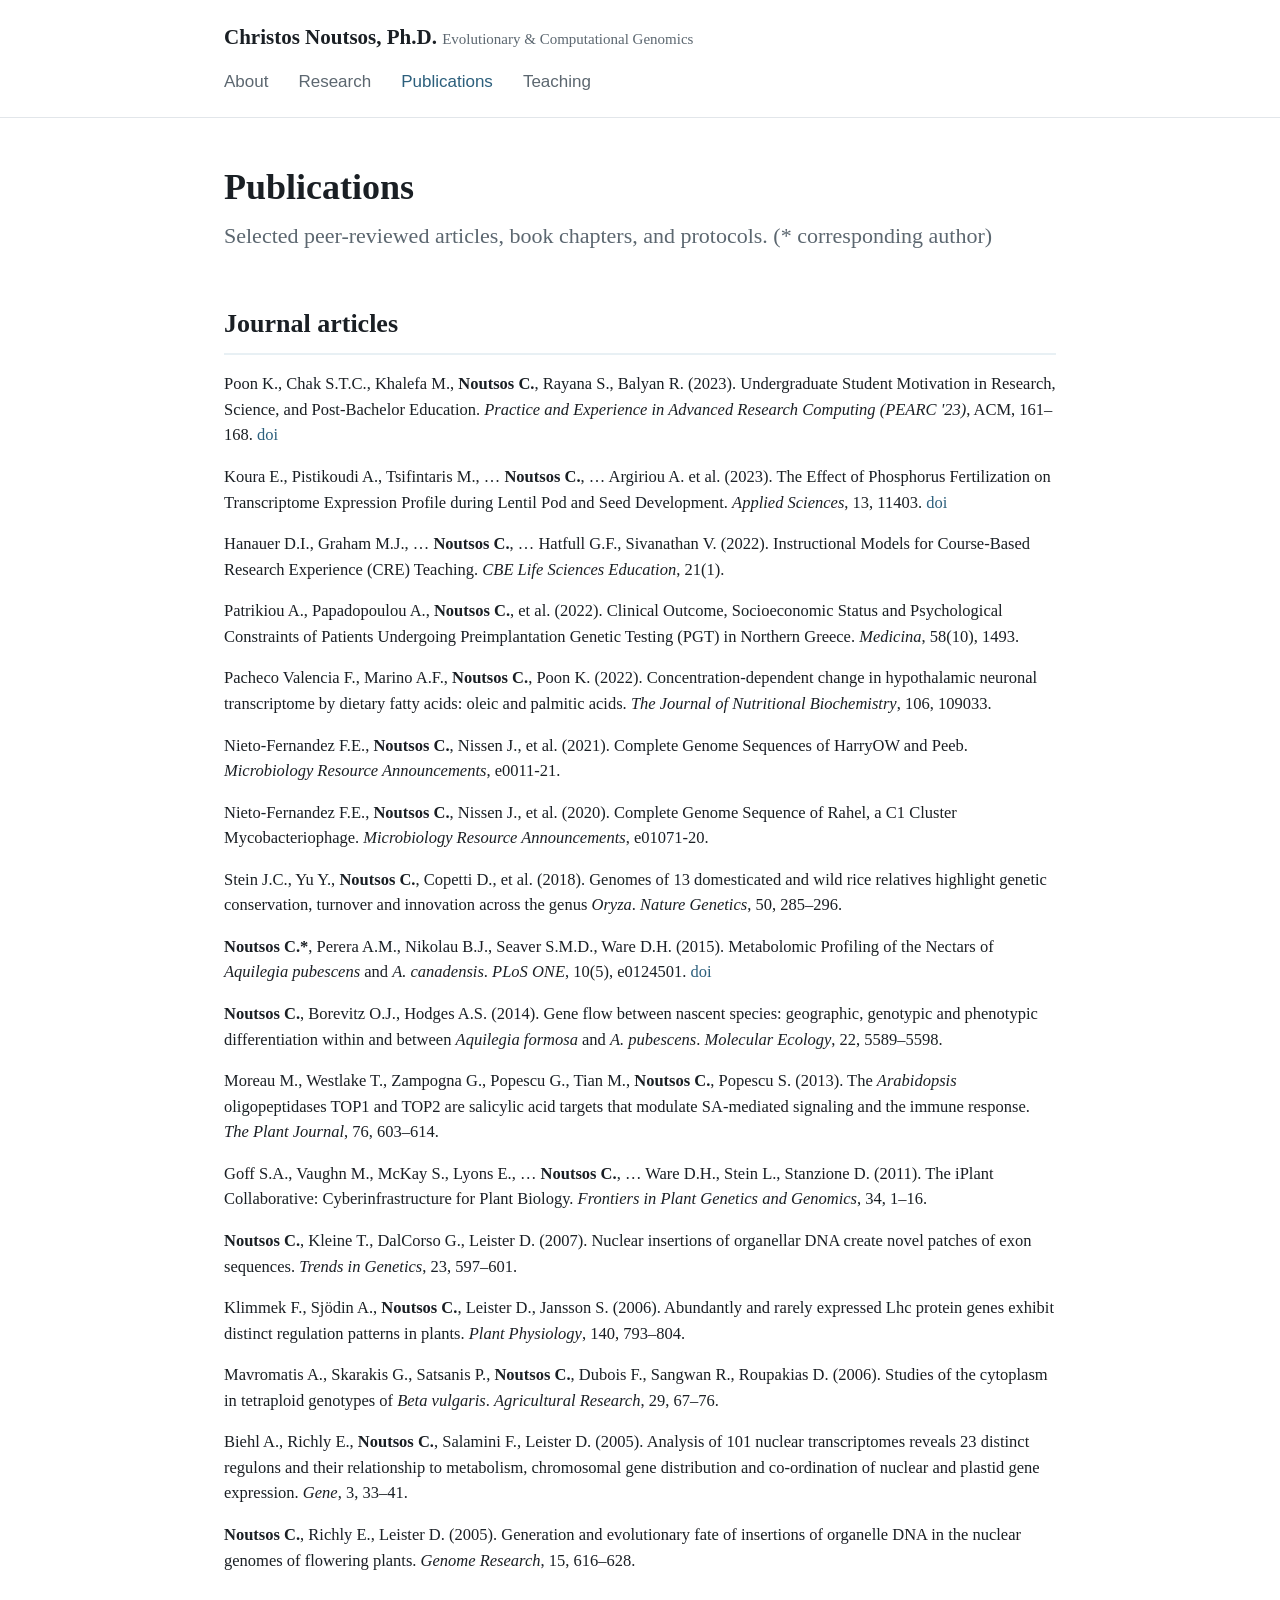
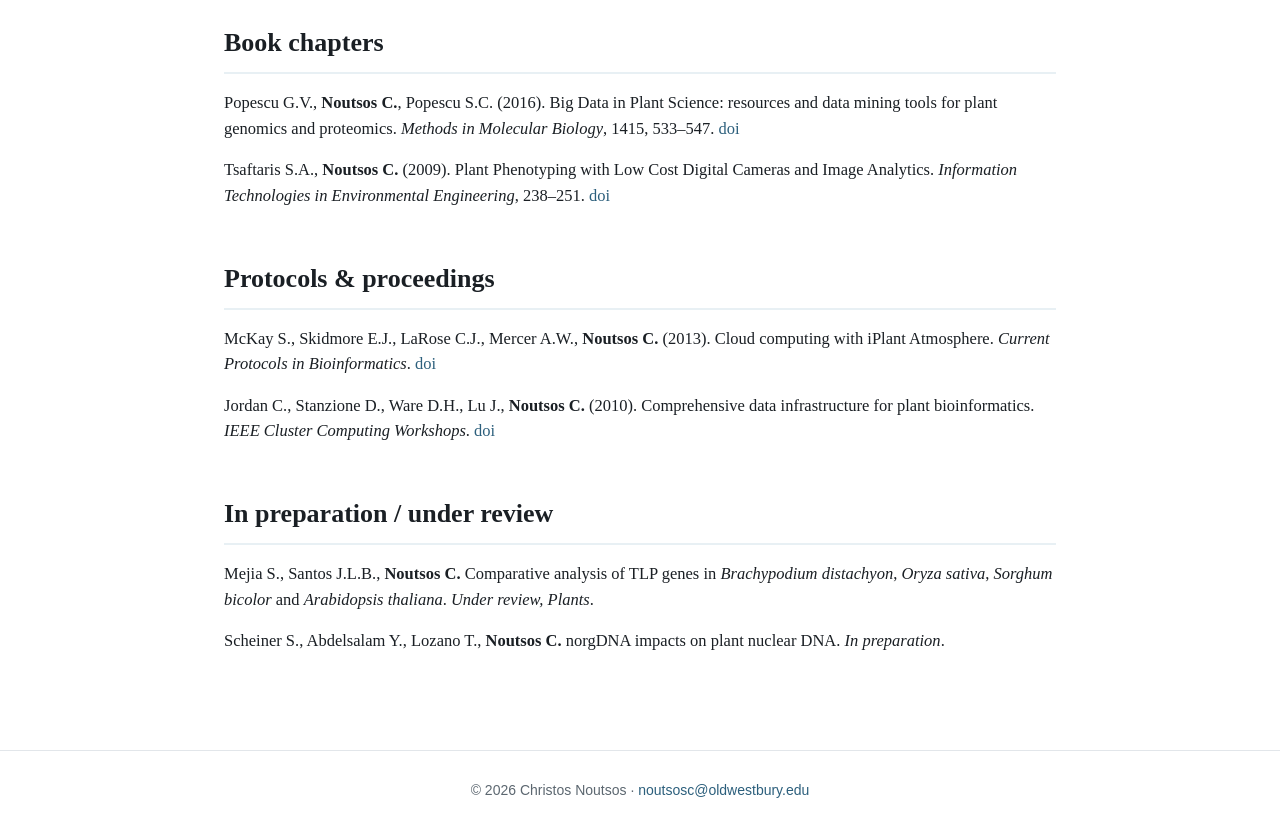
<file: publications.html>
<!DOCTYPE html>
<html lang="en">
<head>
<meta charset="utf-8">
<meta name="viewport" content="width=device-width, initial-scale=1">
<title>Publications — Christos Noutsos, Ph.D.</title>
<link rel="stylesheet" href="css/style.css">
</head>
<body>
<header class="site">
  <div class="nav-inner">
    <div class="brand">Christos Noutsos, Ph.D. <span>Evolutionary &amp; Computational Genomics</span></div>
    <nav>
      <a href="index.html">About</a>
      <a href="research.html">Research</a>
      <a href="publications.html" class="active">Publications</a>
      <a href="teaching.html">Teaching</a>
    </nav>
  </div>
</header>

<main>
  <h1>Publications</h1>
  <p class="lead">Selected peer-reviewed articles, book chapters, and protocols. (* corresponding author)</p>

  <h2>Journal articles</h2>

  <div class="pub">Poon K., Chak S.T.C., Khalefa M., <span class="auth-self">Noutsos C.</span>, Rayana S., Balyan R. (2023). Undergraduate Student Motivation in Research, Science, and Post-Bachelor Education. <em>Practice and Experience in Advanced Research Computing (PEARC '23)</em>, ACM, 161–168. <a href="https://doi.org/10.1145/3569951.3597578">doi</a></div>

  <div class="pub">Koura E., Pistikoudi A., Tsifintaris M., … <span class="auth-self">Noutsos C.</span>, … Argiriou A. et al. (2023). The Effect of Phosphorus Fertilization on Transcriptome Expression Profile during Lentil Pod and Seed Development. <em>Applied Sciences</em>, 13, 11403. <a href="https://doi.org/10.3390/app132011403">doi</a></div>

  <div class="pub">Hanauer D.I., Graham M.J., … <span class="auth-self">Noutsos C.</span>, … Hatfull G.F., Sivanathan V. (2022). Instructional Models for Course-Based Research Experience (CRE) Teaching. <em>CBE Life Sciences Education</em>, 21(1).</div>

  <div class="pub">Patrikiou A., Papadopoulou A., <span class="auth-self">Noutsos C.</span>, et al. (2022). Clinical Outcome, Socioeconomic Status and Psychological Constraints of Patients Undergoing Preimplantation Genetic Testing (PGT) in Northern Greece. <em>Medicina</em>, 58(10), 1493.</div>

  <div class="pub">Pacheco Valencia F., Marino A.F., <span class="auth-self">Noutsos C.</span>, Poon K. (2022). Concentration-dependent change in hypothalamic neuronal transcriptome by dietary fatty acids: oleic and palmitic acids. <em>The Journal of Nutritional Biochemistry</em>, 106, 109033.</div>

  <div class="pub">Nieto-Fernandez F.E., <span class="auth-self">Noutsos C.</span>, Nissen J., et al. (2021). Complete Genome Sequences of HarryOW and Peeb. <em>Microbiology Resource Announcements</em>, e0011-21.</div>

  <div class="pub">Nieto-Fernandez F.E., <span class="auth-self">Noutsos C.</span>, Nissen J., et al. (2020). Complete Genome Sequence of Rahel, a C1 Cluster Mycobacteriophage. <em>Microbiology Resource Announcements</em>, e01071-20.</div>

  <div class="pub">Stein J.C., Yu Y., <span class="auth-self">Noutsos C.</span>, Copetti D., et al. (2018). Genomes of 13 domesticated and wild rice relatives highlight genetic conservation, turnover and innovation across the genus <em>Oryza</em>. <em>Nature Genetics</em>, 50, 285–296.</div>

  <div class="pub"><span class="auth-self">Noutsos C.*</span>, Perera A.M., Nikolau B.J., Seaver S.M.D., Ware D.H. (2015). Metabolomic Profiling of the Nectars of <em>Aquilegia pubescens</em> and <em>A. canadensis</em>. <em>PLoS ONE</em>, 10(5), e0124501. <a href="https://doi.org/10.1371/journal.pone.0124501">doi</a></div>

  <div class="pub"><span class="auth-self">Noutsos C.</span>, Borevitz O.J., Hodges A.S. (2014). Gene flow between nascent species: geographic, genotypic and phenotypic differentiation within and between <em>Aquilegia formosa</em> and <em>A. pubescens</em>. <em>Molecular Ecology</em>, 22, 5589–5598.</div>

  <div class="pub">Moreau M., Westlake T., Zampogna G., Popescu G., Tian M., <span class="auth-self">Noutsos C.</span>, Popescu S. (2013). The <em>Arabidopsis</em> oligopeptidases TOP1 and TOP2 are salicylic acid targets that modulate SA-mediated signaling and the immune response. <em>The Plant Journal</em>, 76, 603–614.</div>

  <div class="pub">Goff S.A., Vaughn M., McKay S., Lyons E., … <span class="auth-self">Noutsos C.</span>, … Ware D.H., Stein L., Stanzione D. (2011). The iPlant Collaborative: Cyberinfrastructure for Plant Biology. <em>Frontiers in Plant Genetics and Genomics</em>, 34, 1–16.</div>

  <div class="pub"><span class="auth-self">Noutsos C.</span>, Kleine T., DalCorso G., Leister D. (2007). Nuclear insertions of organellar DNA create novel patches of exon sequences. <em>Trends in Genetics</em>, 23, 597–601.</div>

  <div class="pub">Klimmek F., Sjödin A., <span class="auth-self">Noutsos C.</span>, Leister D., Jansson S. (2006). Abundantly and rarely expressed Lhc protein genes exhibit distinct regulation patterns in plants. <em>Plant Physiology</em>, 140, 793–804.</div>

  <div class="pub">Mavromatis A., Skarakis G., Satsanis P., <span class="auth-self">Noutsos C.</span>, Dubois F., Sangwan R., Roupakias D. (2006). Studies of the cytoplasm in tetraploid genotypes of <em>Beta vulgaris</em>. <em>Agricultural Research</em>, 29, 67–76.</div>

  <div class="pub">Biehl A., Richly E., <span class="auth-self">Noutsos C.</span>, Salamini F., Leister D. (2005). Analysis of 101 nuclear transcriptomes reveals 23 distinct regulons and their relationship to metabolism, chromosomal gene distribution and co-ordination of nuclear and plastid gene expression. <em>Gene</em>, 3, 33–41.</div>

  <div class="pub"><span class="auth-self">Noutsos C.</span>, Richly E., Leister D. (2005). Generation and evolutionary fate of insertions of organelle DNA in the nuclear genomes of flowering plants. <em>Genome Research</em>, 15, 616–628.</div>

  <h2>Book chapters</h2>

  <div class="pub">Popescu G.V., <span class="auth-self">Noutsos C.</span>, Popescu S.C. (2016). Big Data in Plant Science: resources and data mining tools for plant genomics and proteomics. <em>Methods in Molecular Biology</em>, 1415, 533–547. <a href="https://doi.org/10.1007/978-1-4939-3572-7_27">doi</a></div>

  <div class="pub">Tsaftaris S.A., <span class="auth-self">Noutsos C.</span> (2009). Plant Phenotyping with Low Cost Digital Cameras and Image Analytics. <em>Information Technologies in Environmental Engineering</em>, 238–251. <a href="https://doi.org/10.1007/978-3-540-88351-7_18">doi</a></div>

  <h2>Protocols &amp; proceedings</h2>

  <div class="pub">McKay S., Skidmore E.J., LaRose C.J., Mercer A.W., <span class="auth-self">Noutsos C.</span> (2013). Cloud computing with iPlant Atmosphere. <em>Current Protocols in Bioinformatics</em>. <a href="https://doi.org/10.1002/0471250953.bi0915s43">doi</a></div>

  <div class="pub">Jordan C., Stanzione D., Ware D.H., Lu J., <span class="auth-self">Noutsos C.</span> (2010). Comprehensive data infrastructure for plant bioinformatics. <em>IEEE Cluster Computing Workshops</em>. <a href="https://doi.org/10.1109/CLUSTERWKSP.2010.5613093">doi</a></div>

  <h2>In preparation / under review</h2>
  <div class="pub">Mejia S., Santos J.L.B., <span class="auth-self">Noutsos C.</span> Comparative analysis of TLP genes in <em>Brachypodium distachyon</em>, <em>Oryza sativa</em>, <em>Sorghum bicolor</em> and <em>Arabidopsis thaliana</em>. <em>Under review, Plants</em>.</div>
  <div class="pub">Scheiner S., Abdelsalam Y., Lozano T., <span class="auth-self">Noutsos C.</span> norgDNA impacts on plant nuclear DNA. <em>In preparation</em>.</div>
</main>

<footer class="site">
  &copy; 2026 Christos Noutsos &middot; <a href="mailto:noutsosc@oldwestbury.edu">noutsosc@oldwestbury.edu</a>
</footer>
</body>
</html>
</file>
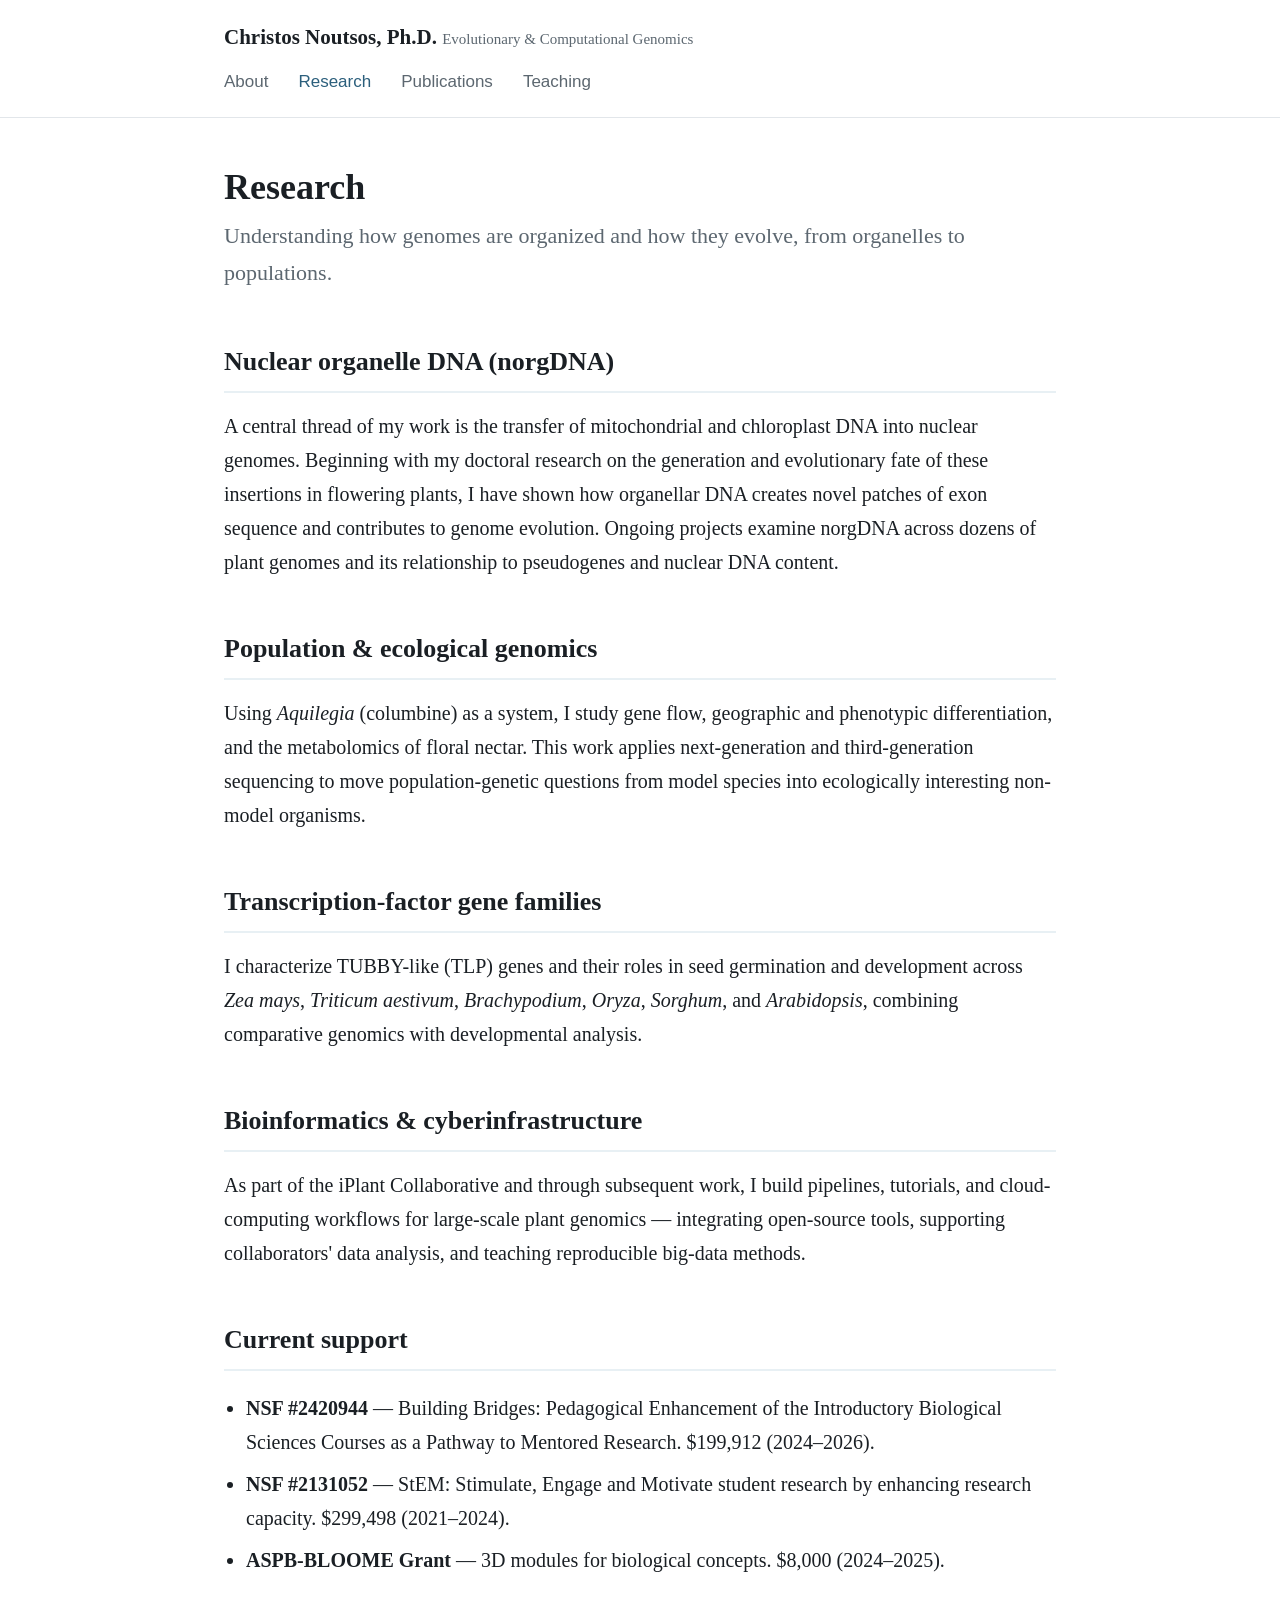
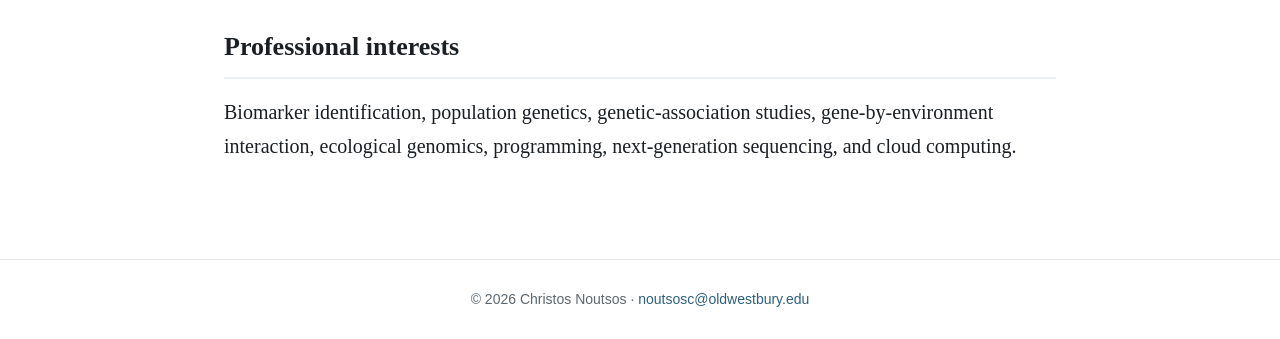
<file: research.html>
<!DOCTYPE html>
<html lang="en">
<head>
<meta charset="utf-8">
<meta name="viewport" content="width=device-width, initial-scale=1">
<title>Research — Christos Noutsos, Ph.D.</title>
<link rel="stylesheet" href="css/style.css">
</head>
<body>
<header class="site">
  <div class="nav-inner">
    <div class="brand">Christos Noutsos, Ph.D. <span>Evolutionary &amp; Computational Genomics</span></div>
    <nav>
      <a href="index.html">About</a>
      <a href="research.html" class="active">Research</a>
      <a href="publications.html">Publications</a>
      <a href="teaching.html">Teaching</a>
    </nav>
  </div>
</header>

<main>
  <h1>Research</h1>
  <p class="lead">Understanding how genomes are organized and how they evolve, from organelles to populations.</p>

  <h2>Nuclear organelle DNA (norgDNA)</h2>
  <p>A central thread of my work is the transfer of mitochondrial and chloroplast DNA into nuclear genomes. Beginning with my doctoral research on the generation and evolutionary fate of these insertions in flowering plants, I have shown how organellar DNA creates novel patches of exon sequence and contributes to genome evolution. Ongoing projects examine norgDNA across dozens of plant genomes and its relationship to pseudogenes and nuclear DNA content.</p>

  <h2>Population &amp; ecological genomics</h2>
  <p>Using <em>Aquilegia</em> (columbine) as a system, I study gene flow, geographic and phenotypic differentiation, and the metabolomics of floral nectar. This work applies next-generation and third-generation sequencing to move population-genetic questions from model species into ecologically interesting non-model organisms.</p>

  <h2>Transcription-factor gene families</h2>
  <p>I characterize TUBBY-like (TLP) genes and their roles in seed germination and development across <em>Zea mays</em>, <em>Triticum aestivum</em>, <em>Brachypodium</em>, <em>Oryza</em>, <em>Sorghum</em>, and <em>Arabidopsis</em>, combining comparative genomics with developmental analysis.</p>

  <h2>Bioinformatics &amp; cyberinfrastructure</h2>
  <p>As part of the iPlant Collaborative and through subsequent work, I build pipelines, tutorials, and cloud-computing workflows for large-scale plant genomics — integrating open-source tools, supporting collaborators' data analysis, and teaching reproducible big-data methods.</p>

  <h2>Current support</h2>
  <ul class="clean">
    <li><strong>NSF #2420944</strong> — Building Bridges: Pedagogical Enhancement of the Introductory Biological Sciences Courses as a Pathway to Mentored Research. $199,912 (2024–2026).</li>
    <li><strong>NSF #2131052</strong> — StEM: Stimulate, Engage and Motivate student research by enhancing research capacity. $299,498 (2021–2024).</li>
    <li><strong>ASPB-BLOOME Grant</strong> — 3D modules for biological concepts. $8,000 (2024–2025).</li>
  </ul>

  <h2>Professional interests</h2>
  <p>Biomarker identification, population genetics, genetic-association studies, gene-by-environment interaction, ecological genomics, programming, next-generation sequencing, and cloud computing.</p>
</main>

<footer class="site">
  &copy; 2026 Christos Noutsos &middot; <a href="mailto:noutsosc@oldwestbury.edu">noutsosc@oldwestbury.edu</a>
</footer>
</body>
</html>
</file>
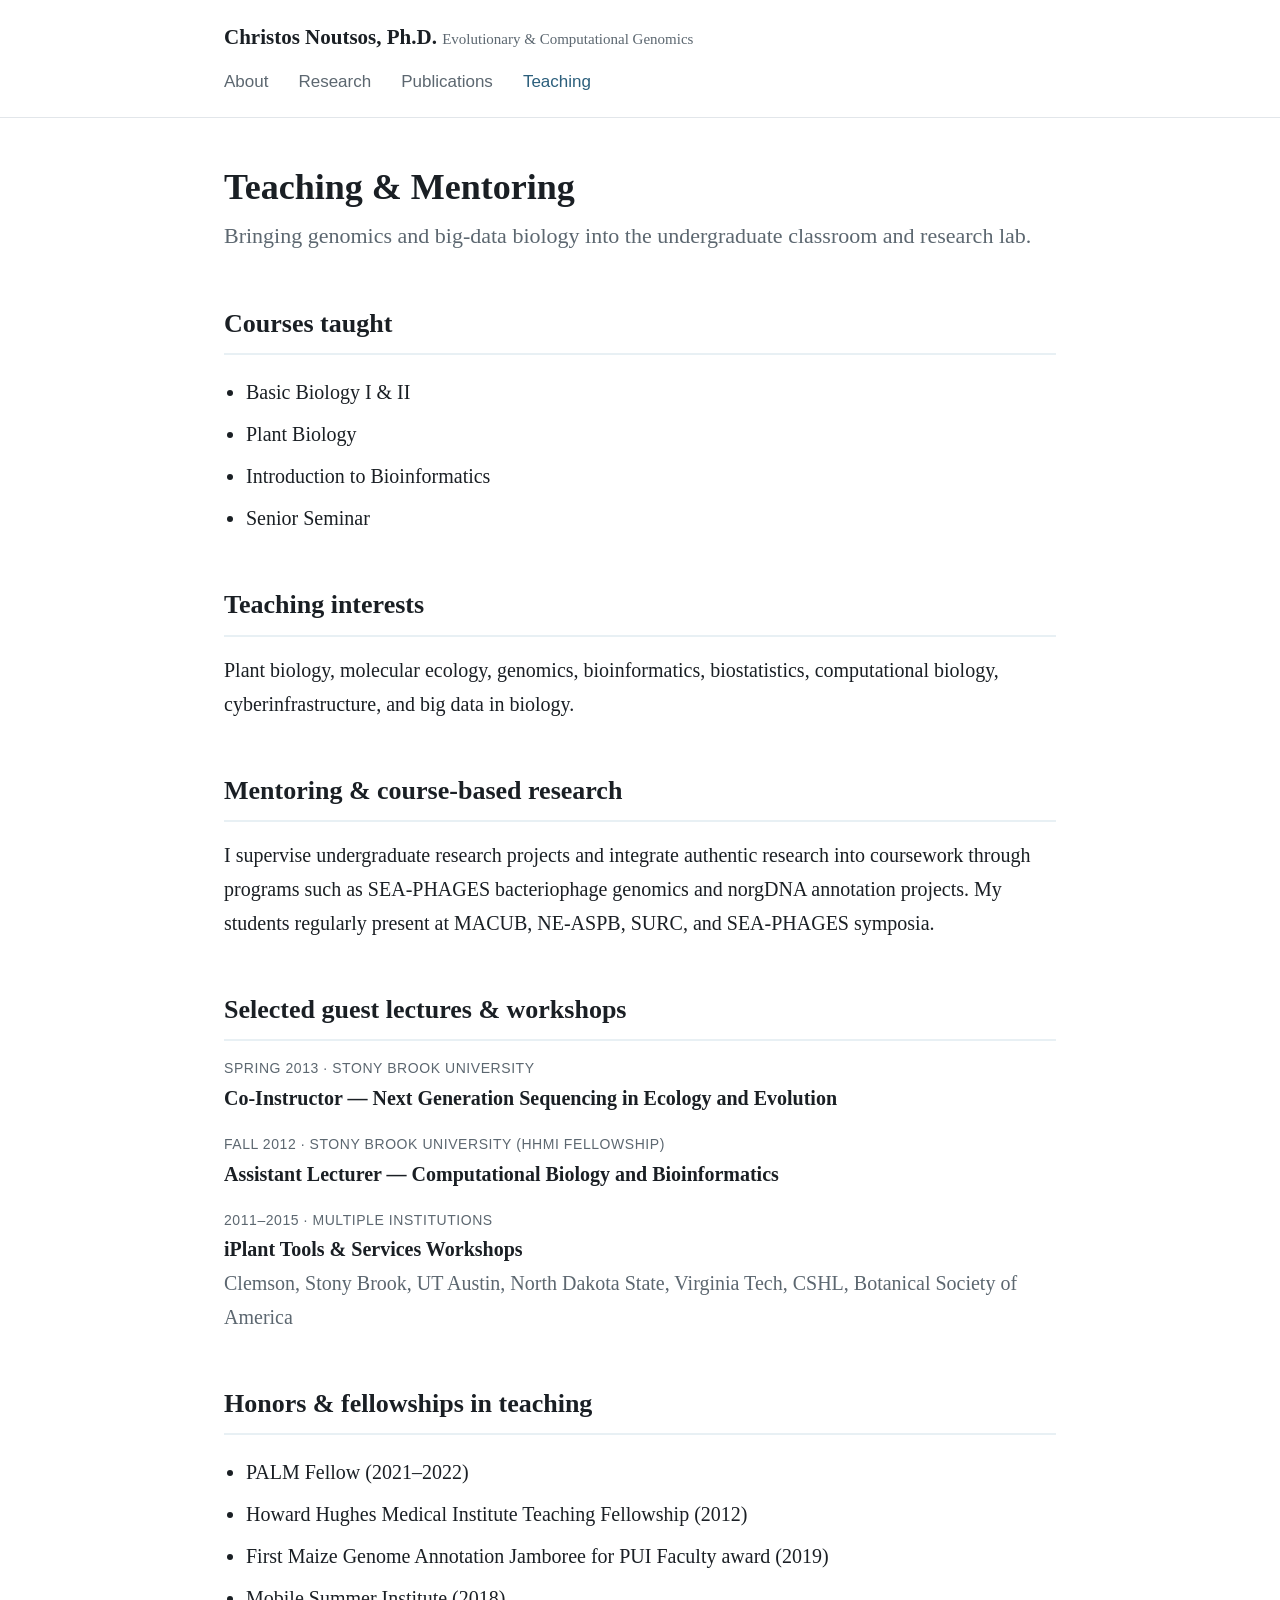
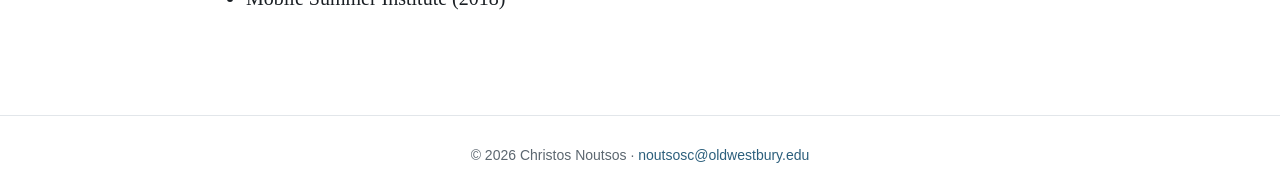
<file: teaching.html>
<!DOCTYPE html>
<html lang="en">
<head>
<meta charset="utf-8">
<meta name="viewport" content="width=device-width, initial-scale=1">
<title>Teaching — Christos Noutsos, Ph.D.</title>
<link rel="stylesheet" href="css/style.css">
</head>
<body>
<header class="site">
  <div class="nav-inner">
    <div class="brand">Christos Noutsos, Ph.D. <span>Evolutionary &amp; Computational Genomics</span></div>
    <nav>
      <a href="index.html">About</a>
      <a href="research.html">Research</a>
      <a href="publications.html">Publications</a>
      <a href="teaching.html" class="active">Teaching</a>
    </nav>
  </div>
</header>

<main>
  <h1>Teaching &amp; Mentoring</h1>
  <p class="lead">Bringing genomics and big-data biology into the undergraduate classroom and research lab.</p>

  <h2>Courses taught</h2>
  <ul class="clean">
    <li>Basic Biology I &amp; II</li>
    <li>Plant Biology</li>
    <li>Introduction to Bioinformatics</li>
    <li>Senior Seminar</li>
  </ul>

  <h2>Teaching interests</h2>
  <p>Plant biology, molecular ecology, genomics, bioinformatics, biostatistics, computational biology, cyberinfrastructure, and big data in biology.</p>

  <h2>Mentoring &amp; course-based research</h2>
  <p>I supervise undergraduate research projects and integrate authentic research into coursework through programs such as SEA-PHAGES bacteriophage genomics and norgDNA annotation projects. My students regularly present at MACUB, NE-ASPB, SURC, and SEA-PHAGES symposia.</p>

  <h2>Selected guest lectures &amp; workshops</h2>
  <div class="entry">
    <div class="when">Spring 2013 · Stony Brook University</div>
    <div class="what">Co-Instructor — Next Generation Sequencing in Ecology and Evolution</div>
  </div>
  <div class="entry">
    <div class="when">Fall 2012 · Stony Brook University (HHMI Fellowship)</div>
    <div class="what">Assistant Lecturer — Computational Biology and Bioinformatics</div>
  </div>
  <div class="entry">
    <div class="when">2011–2015 · Multiple institutions</div>
    <div class="what">iPlant Tools &amp; Services Workshops</div>
    <div class="where">Clemson, Stony Brook, UT Austin, North Dakota State, Virginia Tech, CSHL, Botanical Society of America</div>
  </div>

  <h2>Honors &amp; fellowships in teaching</h2>
  <ul class="clean">
    <li>PALM Fellow (2021–2022)</li>
    <li>Howard Hughes Medical Institute Teaching Fellowship (2012)</li>
    <li>First Maize Genome Annotation Jamboree for PUI Faculty award (2019)</li>
    <li>Mobile Summer Institute (2018)</li>
  </ul>
</main>

<footer class="site">
  &copy; 2026 Christos Noutsos &middot; <a href="mailto:noutsosc@oldwestbury.edu">noutsosc@oldwestbury.edu</a>
</footer>
</body>
</html>
</file>
<file: css/style.css>
:root {
  --bg: #ffffff;
  --ink: #1a1f24;
  --muted: #5c6770;
  --accent: #2c5f7c;
  --accent-light: #e8f0f4;
  --border: #e2e6ea;
  --max: 880px;
}

* { box-sizing: border-box; }

body {
  margin: 0;
  font-family: Georgia, "Times New Roman", serif;
  color: var(--ink);
  background: var(--bg);
  line-height: 1.7;
  font-size: 20px;
}

a { color: var(--accent); text-decoration: none; }
a:hover { text-decoration: underline; }

/* Header / nav */
header.site {
  border-bottom: 1px solid var(--border);
  background: #fff;
  position: sticky;
  top: 0;
  z-index: 10;
}
.nav-inner {
  max-width: var(--max);
  margin: 0 auto;
  padding: 20px 24px;
  display: flex;
  flex-wrap: wrap;
  align-items: baseline;
  justify-content: space-between;
  gap: 12px 20px;
}
.brand {
  font-size: 21px;
  font-weight: bold;
  color: var(--ink);
}
.brand span { color: var(--muted); font-weight: normal; font-size: 15px; }
nav {
  display: flex;
  flex-wrap: wrap;
  gap: 14px 30px;
}
nav a {
  font-family: -apple-system, Helvetica, Arial, sans-serif;
  font-size: 17px;
  color: var(--muted);
}
nav a.active, nav a:hover { color: var(--accent); }

/* Layout */
main {
  max-width: var(--max);
  margin: 0 auto;
  padding: 48px 24px 80px;
}
h1 {
  font-size: 36px;
  margin: 0 0 8px;
  line-height: 1.2;
}
h2 {
  font-size: 26px;
  margin: 48px 0 16px;
  padding-bottom: 7px;
  border-bottom: 2px solid var(--accent-light);
}
h3 { font-size: 21px; margin: 28px 0 6px; }
.lead { font-size: 22px; color: var(--muted); margin: 0 0 26px; }
p { margin: 0 0 16px; }

/* Hero */
.hero { display: flex; gap: 28px; align-items: flex-start; flex-wrap: wrap; }
.hero-text { flex: 1; min-width: 280px; }
.contact {
  font-family: -apple-system, Helvetica, Arial, sans-serif;
  font-size: 15px;
  color: var(--muted);
  margin-top: 18px;
}
.contact div { margin-bottom: 3px; }

/* Lists / entries */
.entry { margin-bottom: 18px; }
.entry .when {
  font-family: -apple-system, Helvetica, Arial, sans-serif;
  font-size: 14px;
  color: var(--muted);
  text-transform: uppercase;
  letter-spacing: 0.04em;
}
.entry .what { font-weight: bold; }
.entry .where { color: var(--muted); }

ul.clean { padding-left: 22px; }
ul.clean li { margin-bottom: 8px; }

.pub { margin-bottom: 16px; font-size: 16.5px; line-height: 1.55; }
.pub .auth-self { font-weight: bold; }

.tag {
  display: inline-block;
  font-family: -apple-system, Helvetica, Arial, sans-serif;
  font-size: 12px;
  background: var(--accent-light);
  color: var(--accent);
  padding: 2px 9px;
  border-radius: 3px;
  margin-right: 6px;
  text-transform: uppercase;
  letter-spacing: 0.05em;
}

.btn {
  display: inline-block;
  font-family: -apple-system, Helvetica, Arial, sans-serif;
  font-size: 15px;
  background: var(--accent);
  color: #fff;
  padding: 10px 20px;
  border-radius: 4px;
  margin-top: 8px;
}
.btn:hover { background: #234c63; text-decoration: none; }

footer.site {
  border-top: 1px solid var(--border);
  font-family: -apple-system, Helvetica, Arial, sans-serif;
  font-size: 14px;
  color: var(--muted);
  text-align: center;
  padding: 28px 24px;
}

@media (max-width: 600px) {
  body { font-size: 17px; }
  h1 { font-size: 27px; }
  nav a { margin-left: 12px; }
}
</file>
